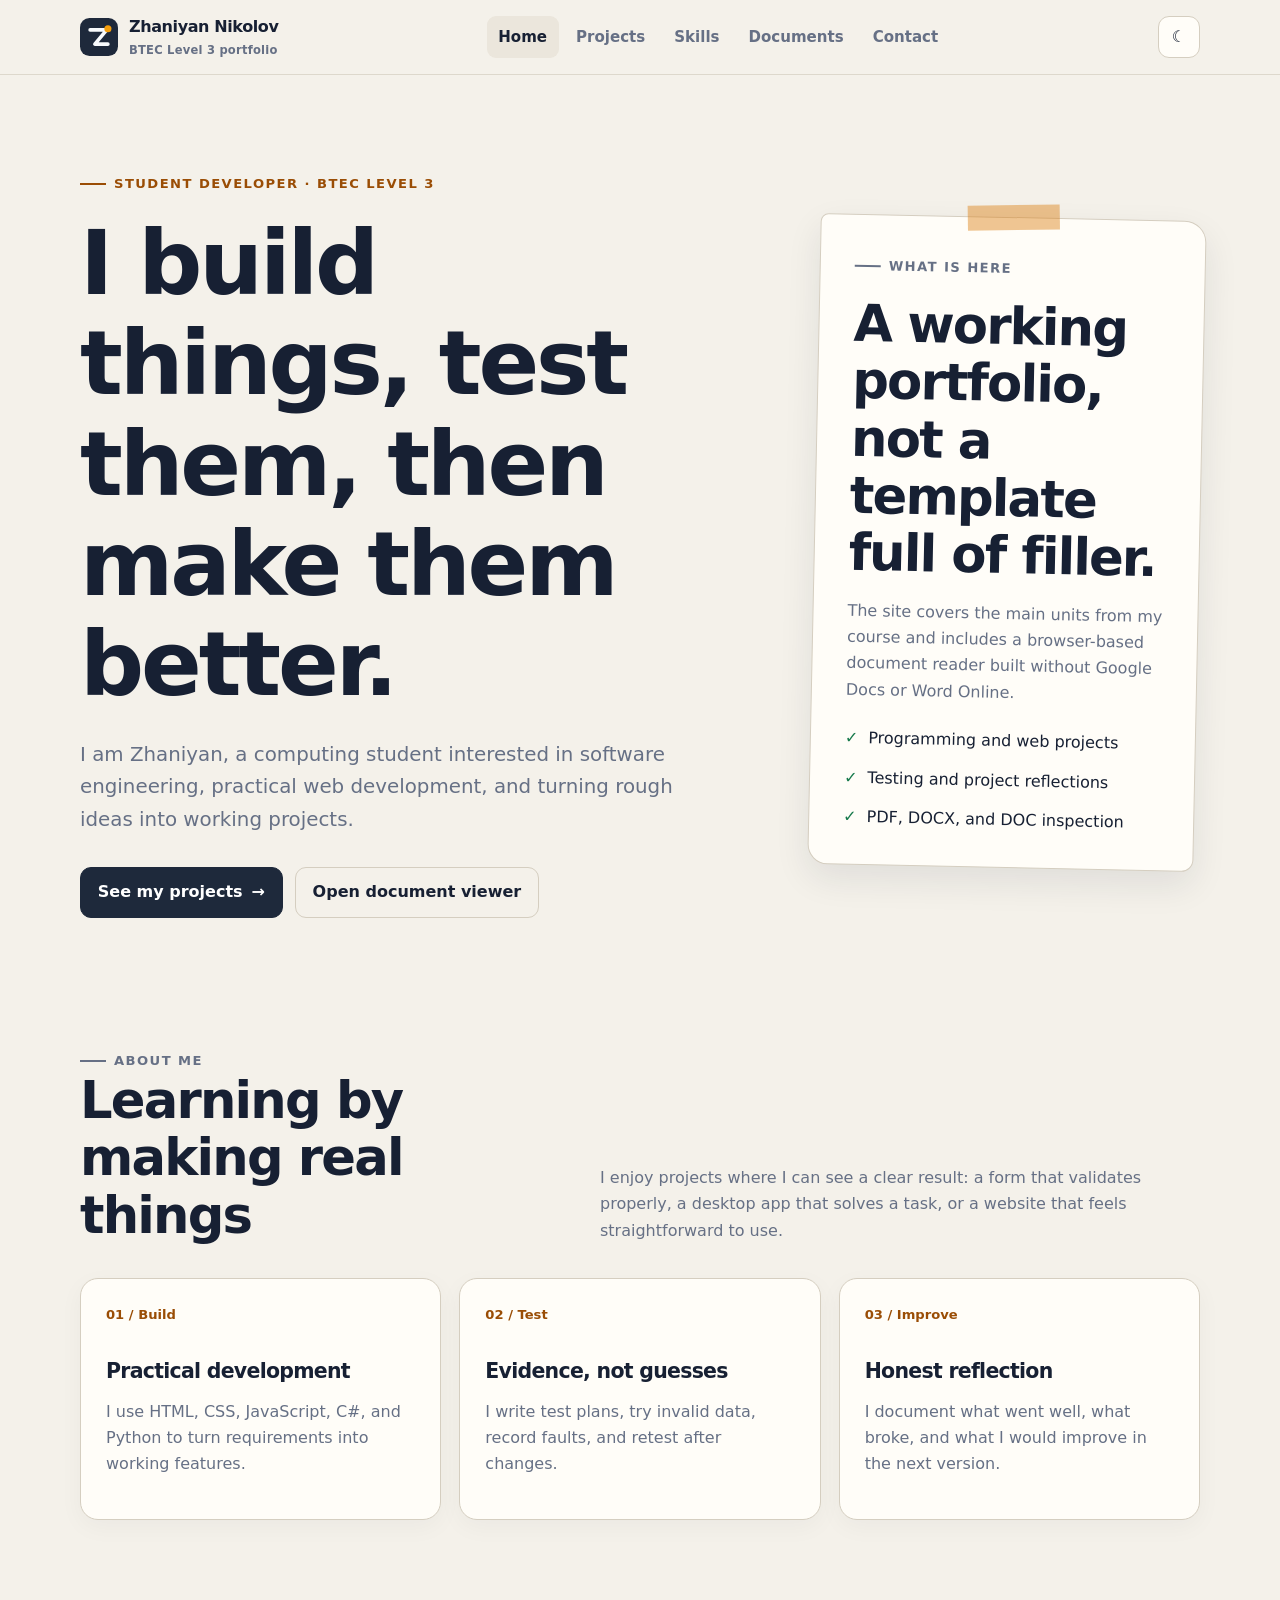
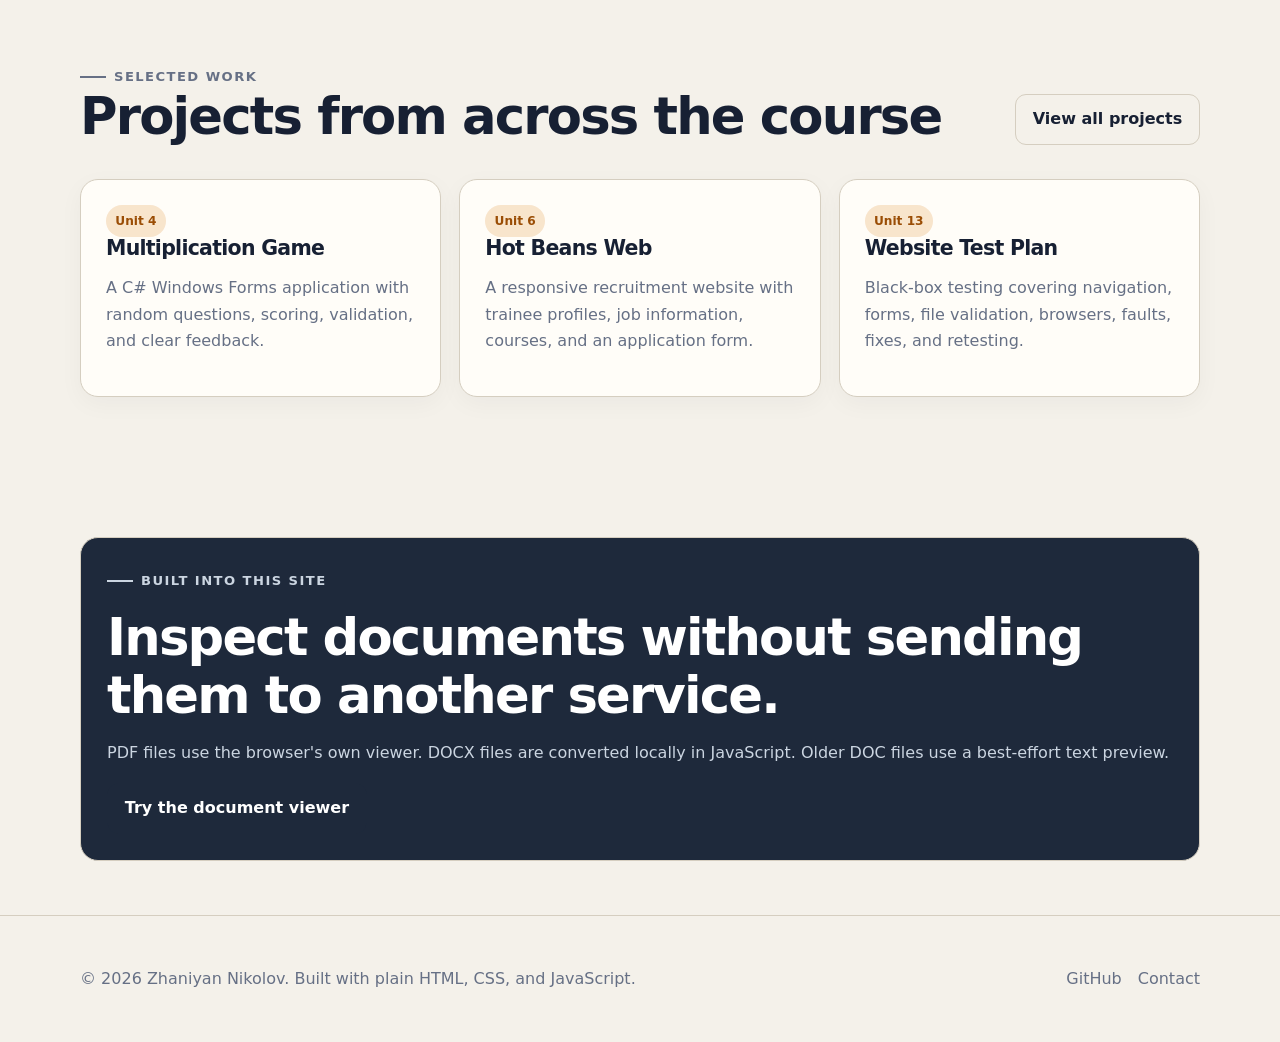
<file: index.html>
<!doctype html>
<html lang="en">
<head>
  <meta charset="utf-8">
  <meta name="viewport" content="width=device-width, initial-scale=1">
  <meta name="description" content="Zhaniyan Nikolov's BTEC Level 3 computing portfolio, projects, skills, and local document viewer.">
  <title>Zhaniyan Nikolov | Computing Portfolio</title>
  <link rel="icon" href="assets/img/logo.svg" type="image/svg+xml">
  <link rel="stylesheet" href="assets/css/styles.css">
  <script>document.documentElement.dataset.theme=localStorage.getItem('portfolio-theme')||'';</script>
</head>
<body>
  <a class="skip-link" href="#main">Skip to content</a>
  <header class="site-header">
    <div class="nav-wrap">
      <a class="brand" href="index.html">
        <img src="assets/img/logo.svg" alt="">
        <span>Zhaniyan Nikolov<small>BTEC Level 3 portfolio</small></span>
      </a>
      <nav class="nav-links" data-nav aria-label="Main navigation">
        <a href="index.html" aria-current="page">Home</a>
        <a href="projects.html">Projects</a>
        <a href="skills.html">Skills</a>
        <a href="documents.html">Documents</a>
        <a href="contact.html">Contact</a>
      </nav>
      <div class="header-actions">
        <button class="icon-button" type="button" data-theme-toggle aria-label="Change theme">☾</button>
        <button class="menu-button" type="button" data-menu-toggle aria-label="Open menu" aria-expanded="false">☰</button>
      </div>
    </div>
  </header>

  <main id="main">
    <section class="hero">
      <div class="container hero-grid">
        <div>
          <p class="eyebrow">Student developer · BTEC Level 3</p>
          <h1>I build things, test them, then make them better.</h1>
          <p class="lead">I am Zhaniyan, a computing student interested in software engineering, practical web development, and turning rough ideas into working projects.</p>
          <div class="hero-actions">
            <a class="button" href="projects.html">See my projects <span aria-hidden="true">→</span></a>
            <a class="button secondary" href="documents.html">Open document viewer</a>
          </div>
        </div>
        <aside class="note-card" aria-label="Portfolio summary">
          <p class="eyebrow">What is here</p>
          <h2>A working portfolio, not a template full of filler.</h2>
          <p>The site covers the main units from my course and includes a browser-based document reader built without Google Docs or Word Online.</p>
          <ul class="quick-list">
            <li>Programming and web projects</li>
            <li>Testing and project reflections</li>
            <li>PDF, DOCX, and DOC inspection</li>
          </ul>
        </aside>
      </div>
    </section>

    <section class="section compact">
      <div class="container">
        <div class="section-heading">
          <div>
            <p class="eyebrow">About me</p>
            <h2>Learning by making real things</h2>
          </div>
          <p>I enjoy projects where I can see a clear result: a form that validates properly, a desktop app that solves a task, or a website that feels straightforward to use.</p>
        </div>
        <div class="grid-3">
          <article class="card">
            <span class="card-number">01 / Build</span>
            <h3>Practical development</h3>
            <p>I use HTML, CSS, JavaScript, C#, and Python to turn requirements into working features.</p>
          </article>
          <article class="card">
            <span class="card-number">02 / Test</span>
            <h3>Evidence, not guesses</h3>
            <p>I write test plans, try invalid data, record faults, and retest after changes.</p>
          </article>
          <article class="card">
            <span class="card-number">03 / Improve</span>
            <h3>Honest reflection</h3>
            <p>I document what went well, what broke, and what I would improve in the next version.</p>
          </article>
        </div>
      </div>
    </section>

    <section class="section">
      <div class="container">
        <div class="section-heading">
          <div>
            <p class="eyebrow">Selected work</p>
            <h2>Projects from across the course</h2>
          </div>
          <a class="button secondary" href="projects.html">View all projects</a>
        </div>
        <div class="grid-3">
          <article class="card">
            <span class="unit-tag">Unit 4</span>
            <h3>Multiplication Game</h3>
            <p>A C# Windows Forms application with random questions, scoring, validation, and clear feedback.</p>
          </article>
          <article class="card">
            <span class="unit-tag">Unit 6</span>
            <h3>Hot Beans Web</h3>
            <p>A responsive recruitment website with trainee profiles, job information, courses, and an application form.</p>
          </article>
          <article class="card">
            <span class="unit-tag">Unit 13</span>
            <h3>Website Test Plan</h3>
            <p>Black-box testing covering navigation, forms, file validation, browsers, faults, fixes, and retesting.</p>
          </article>
        </div>
      </div>
    </section>

    <section class="section compact">
      <div class="container callout">
        <p class="eyebrow">Built into this site</p>
        <h2>Inspect documents without sending them to another service.</h2>
        <p>PDF files use the browser's own viewer. DOCX files are converted locally in JavaScript. Older DOC files use a best-effort text preview.</p>
        <a class="button" href="documents.html">Try the document viewer</a>
      </div>
    </section>
  </main>

  <footer class="site-footer">
    <div class="container footer-grid">
      <p>© <span data-year></span> Zhaniyan Nikolov. Built with plain HTML, CSS, and JavaScript.</p>
      <div class="footer-links">
        <a href="https://github.com/StefchoToqgata" target="_blank" rel="noreferrer">GitHub</a>
        <a href="contact.html">Contact</a>
      </div>
    </div>
  </footer>
  <div class="toast" data-toast role="status" aria-live="polite"></div>
  <script src="assets/js/main.js"></script>
</body>
</html>
</file>
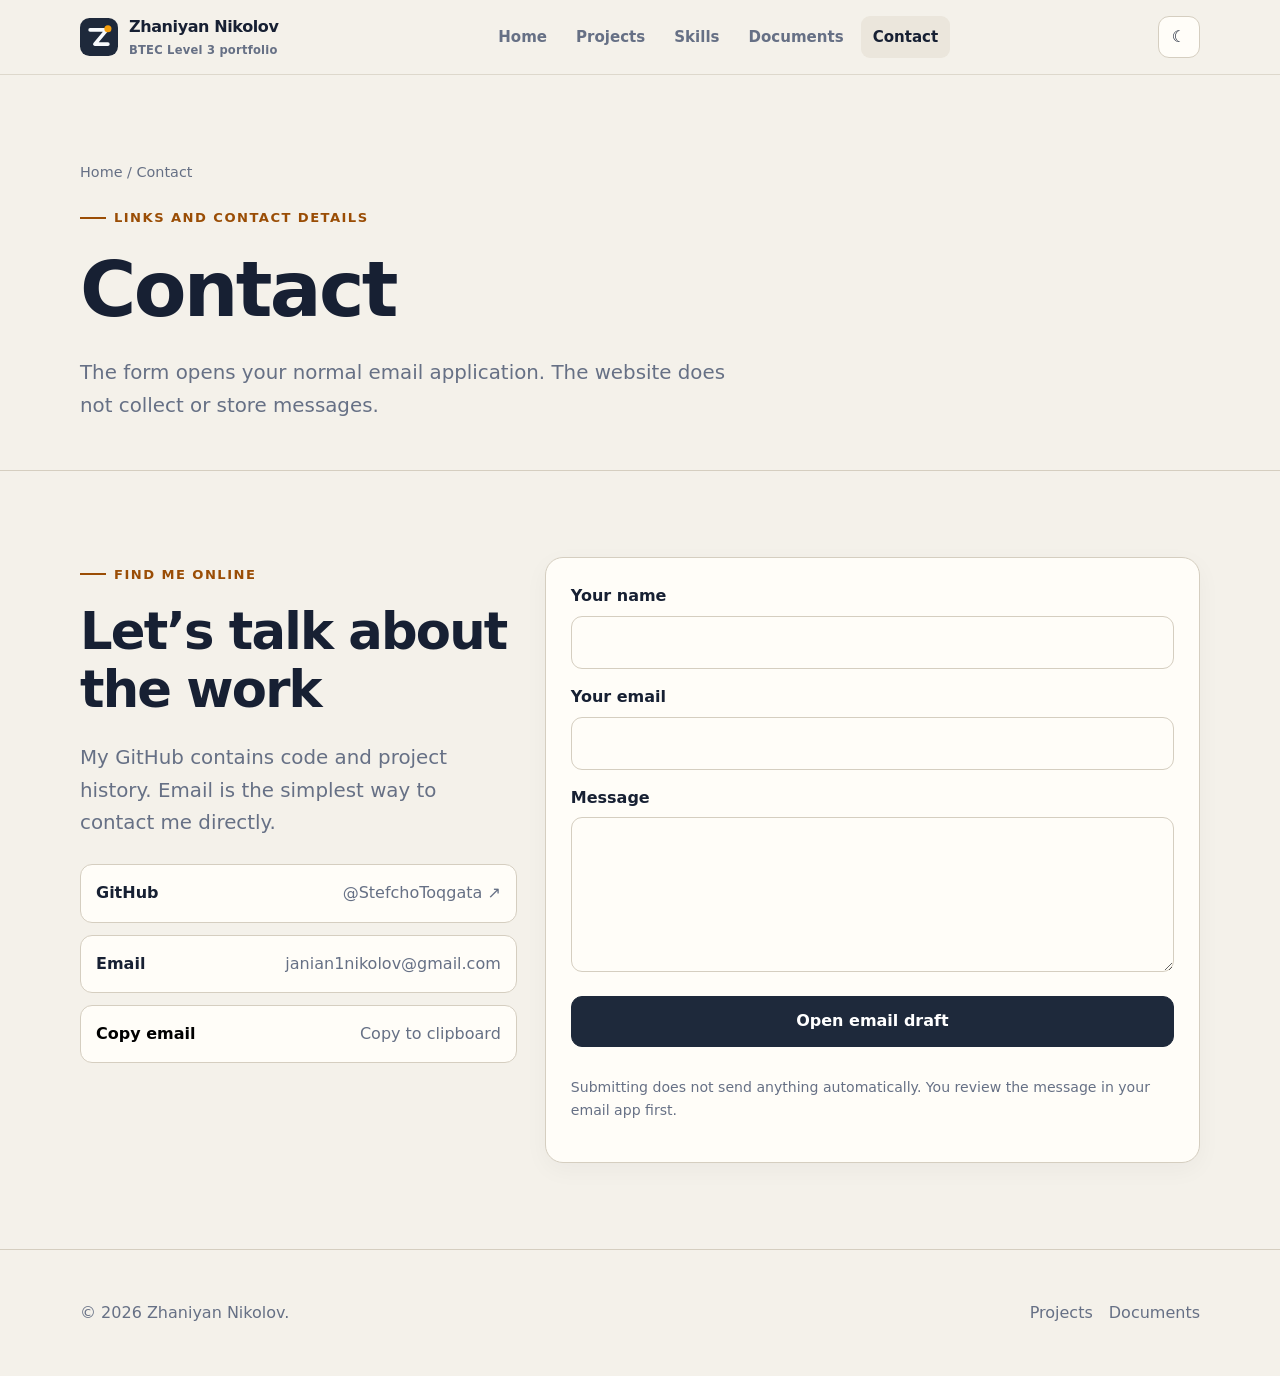
<file: contact.html>
<!doctype html>
<html lang="en">
<head>
  <meta charset="utf-8"><meta name="viewport" content="width=device-width, initial-scale=1">
  <meta name="description" content="Contact and GitHub links for Zhaniyan Nikolov's computing portfolio.">
  <title>Contact | Zhaniyan Nikolov</title>
  <link rel="icon" href="assets/img/logo.svg" type="image/svg+xml"><link rel="stylesheet" href="assets/css/styles.css">
  <script>document.documentElement.dataset.theme=localStorage.getItem('portfolio-theme')||'';</script>
</head>
<body>
  <a class="skip-link" href="#main">Skip to content</a>
  <header class="site-header"><div class="nav-wrap"><a class="brand" href="index.html"><img src="assets/img/logo.svg" alt=""><span>Zhaniyan Nikolov<small>BTEC Level 3 portfolio</small></span></a><nav class="nav-links" data-nav aria-label="Main navigation"><a href="index.html">Home</a><a href="projects.html">Projects</a><a href="skills.html">Skills</a><a href="documents.html">Documents</a><a href="contact.html" aria-current="page">Contact</a></nav><div class="header-actions"><button class="icon-button" type="button" data-theme-toggle aria-label="Change theme">☾</button><button class="menu-button" type="button" data-menu-toggle aria-label="Open menu" aria-expanded="false">☰</button></div></div></header>
  <main id="main">
    <section class="page-hero"><div class="container"><p class="breadcrumb">Home / Contact</p><p class="eyebrow">Links and contact details</p><h1>Contact</h1><p class="lead">The form opens your normal email application. The website does not collect or store messages.</p></div></section>
    <section class="section"><div class="container contact-layout">
      <div>
        <p class="eyebrow">Find me online</p><h2>Let’s talk about the work</h2><p class="lead">My GitHub contains code and project history. Email is the simplest way to contact me directly.</p>
        <div class="contact-list">
          <a class="contact-link" href="https://github.com/StefchoToqgata" target="_blank" rel="noreferrer"><strong>GitHub</strong><span>@StefchoToqgata ↗</span></a>
          <a class="contact-link" href="mailto:janian1nikolov@gmail.com"><strong>Email</strong><span>janian1nikolov@gmail.com</span></a>
          <button class="contact-link" type="button" data-copy="janian1nikolov@gmail.com"><strong>Copy email</strong><span>Copy to clipboard</span></button>
        </div>
      </div>
      <form class="card form-grid" data-contact-form>
        <div class="field"><label for="name">Your name</label><input id="name" name="name" autocomplete="name" required></div>
        <div class="field"><label for="email">Your email</label><input id="email" name="email" type="email" autocomplete="email" required></div>
        <div class="field"><label for="message">Message</label><textarea id="message" name="message" required></textarea></div>
        <button class="button" type="submit">Open email draft</button>
        <p class="form-note">Submitting does not send anything automatically. You review the message in your email app first.</p>
      </form>
    </div></section>
  </main>
  <footer class="site-footer"><div class="container footer-grid"><p>© <span data-year></span> Zhaniyan Nikolov.</p><div class="footer-links"><a href="projects.html">Projects</a><a href="documents.html">Documents</a></div></div></footer>
  <div class="toast" data-toast role="status" aria-live="polite"></div><script src="assets/js/main.js"></script><script src="assets/js/contact.js"></script>
</body>
</html>
</file>
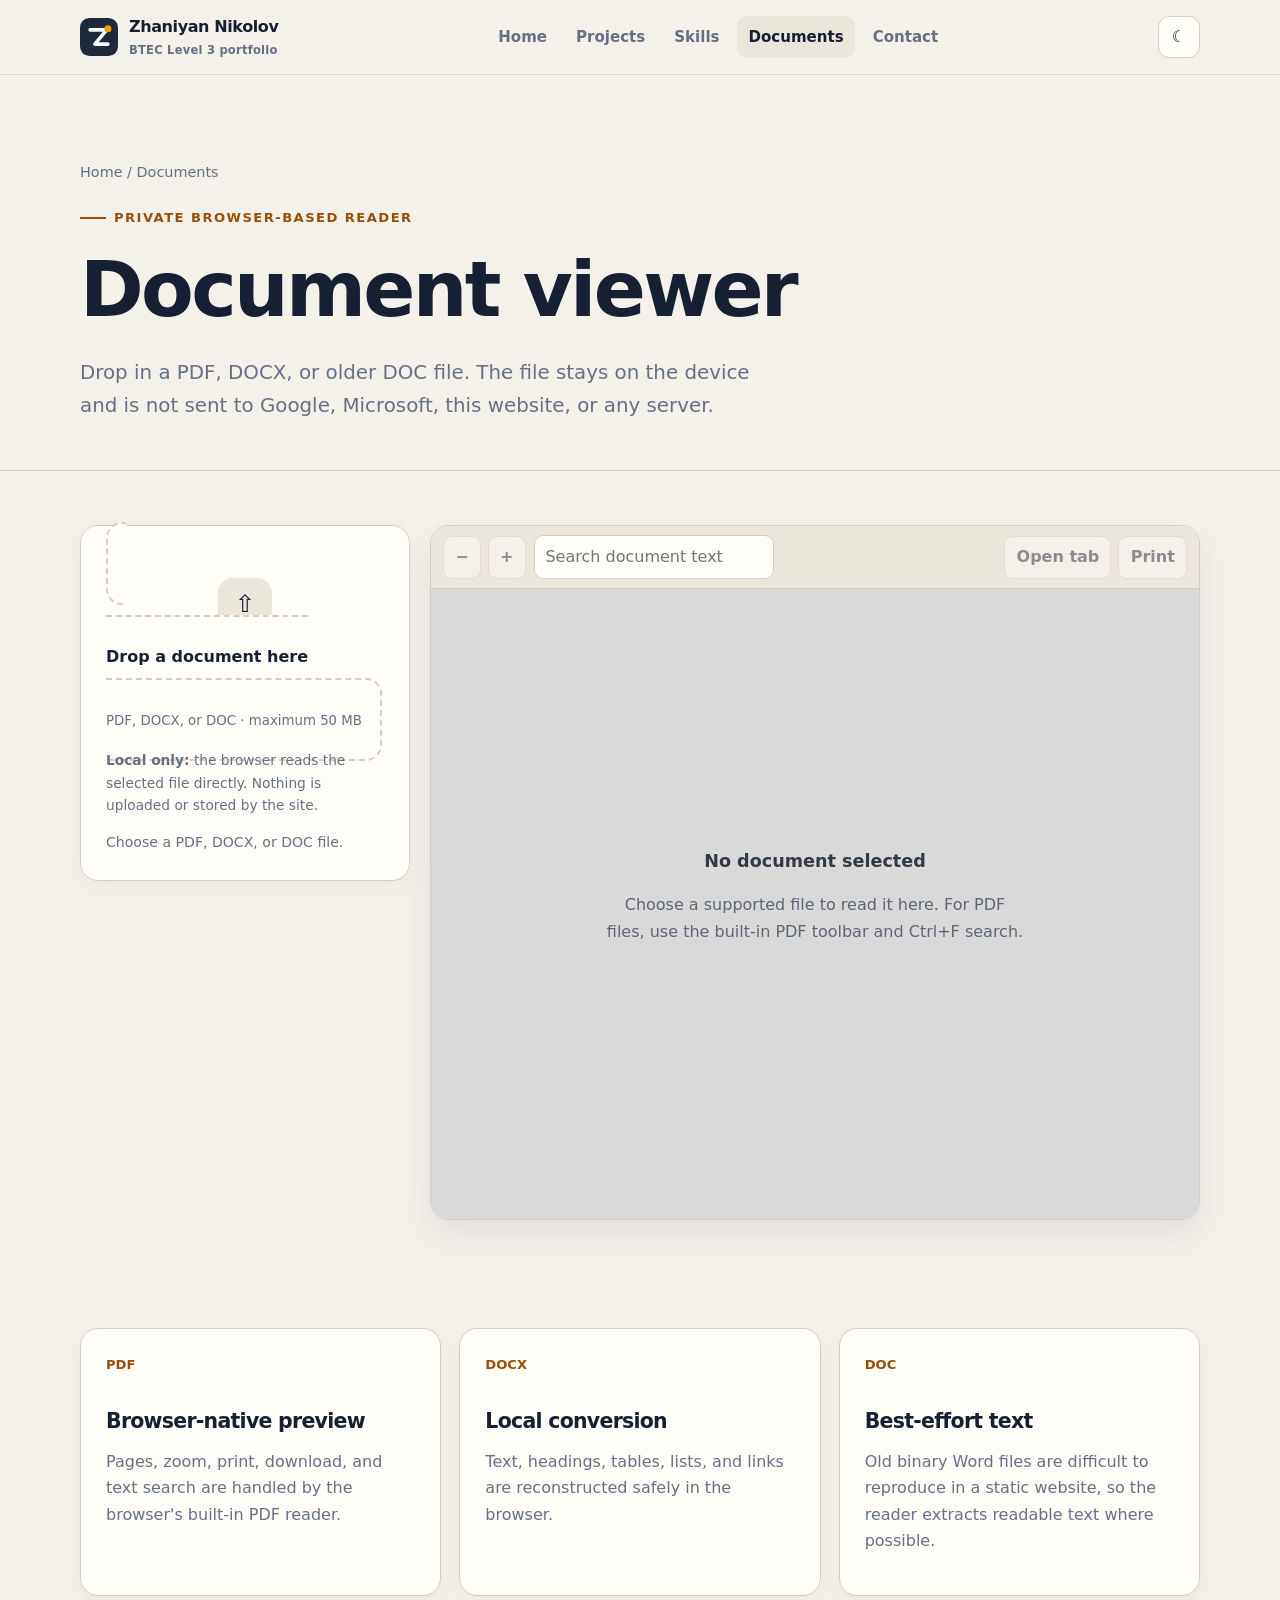
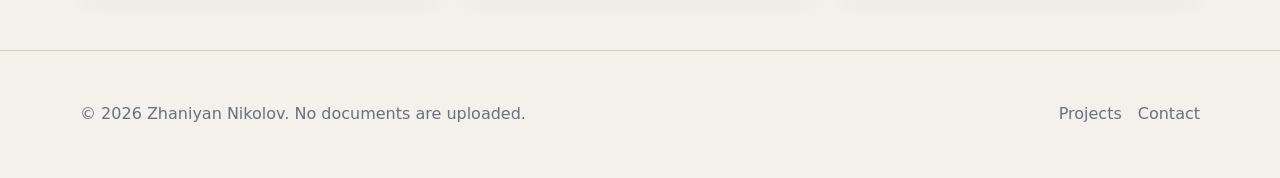
<file: documents.html>
<!doctype html>
<html lang="en">
<head>
  <meta charset="utf-8"><meta name="viewport" content="width=device-width, initial-scale=1">
  <meta name="description" content="Read and inspect PDF, DOCX, and DOC files locally in the browser without Google Docs or Word Online.">
  <title>Document Viewer | Zhaniyan Nikolov</title>
  <link rel="icon" href="assets/img/logo.svg" type="image/svg+xml"><link rel="stylesheet" href="assets/css/styles.css">
  <script>document.documentElement.dataset.theme=localStorage.getItem('portfolio-theme')||'';</script>
</head>
<body>
  <a class="skip-link" href="#main">Skip to content</a>
  <header class="site-header"><div class="nav-wrap"><a class="brand" href="index.html"><img src="assets/img/logo.svg" alt=""><span>Zhaniyan Nikolov<small>BTEC Level 3 portfolio</small></span></a><nav class="nav-links" data-nav aria-label="Main navigation"><a href="index.html">Home</a><a href="projects.html">Projects</a><a href="skills.html">Skills</a><a href="documents.html" aria-current="page">Documents</a><a href="contact.html">Contact</a></nav><div class="header-actions"><button class="icon-button" type="button" data-theme-toggle aria-label="Change theme">☾</button><button class="menu-button" type="button" data-menu-toggle aria-label="Open menu" aria-expanded="false">☰</button></div></div></header>
  <main id="main">
    <section class="page-hero"><div class="container"><p class="breadcrumb">Home / Documents</p><p class="eyebrow">Private browser-based reader</p><h1>Document viewer</h1><p class="lead">Drop in a PDF, DOCX, or older DOC file. The file stays on the device and is not sent to Google, Microsoft, this website, or any server.</p></div></section>
    <section class="section compact"><div class="container viewer-layout">
      <aside class="upload-panel card">
        <label id="dropZone" class="drop-zone" for="documentFile" role="button" tabindex="0">
          <span class="drop-icon" aria-hidden="true">⇧</span><strong>Drop a document here</strong><p>or click to choose a file</p><small>PDF, DOCX, or DOC · maximum 50 MB</small>
        </label>
        <input class="file-input" id="documentFile" type="file" accept=".pdf,.docx,.doc,application/pdf,application/vnd.openxmlformats-officedocument.wordprocessingml.document,application/msword">
        <p class="privacy-note"><strong>Local only:</strong> the browser reads the selected file directly. Nothing is uploaded or stored by the site.</p>
        <div class="file-meta" id="fileMeta"><h3>Selected file</h3><div class="meta-list">
          <div class="meta-item"><span>Name</span><span id="fileName">—</span></div><div class="meta-item"><span>Format</span><span id="fileType">—</span></div><div class="meta-item"><span>Size</span><span id="fileSize">—</span></div><div class="meta-item"><span>Modified</span><span id="fileDate">—</span></div>
        </div><button class="button small danger" id="clearFile" type="button">Remove file</button></div>
        <p class="status-message" id="statusMessage" role="status" aria-live="polite"></p>
      </aside>
      <section class="viewer-shell" aria-label="Document preview">
        <div class="viewer-toolbar">
          <div class="toolbar-group"><button class="tool-button" id="zoomOut" type="button" title="Zoom out">−</button><button class="tool-button" id="zoomIn" type="button" title="Zoom in">+</button></div>
          <div class="toolbar-group"><label class="sr-only" for="documentSearch">Search document text</label><input class="search-box" id="documentSearch" type="search" placeholder="Search document text"><span class="search-count" id="searchCount" aria-live="polite"></span></div>
          <div class="toolbar-group push"><button class="tool-button" id="openDocument" type="button">Open tab</button><button class="tool-button" id="printDocument" type="button">Print</button></div>
        </div>
        <p class="viewer-warning hidden" id="warningBar"></p>
        <div class="viewer-stage" id="viewerStage">
          <div class="empty-viewer" id="emptyViewer"><div class="empty-viewer-inner"><strong>No document selected</strong><p>Choose a supported file to read it here. For PDF files, use the built-in PDF toolbar and Ctrl+F search.</p></div></div>
          <iframe class="pdf-frame" id="pdfFrame" title="PDF document preview"></iframe>
          <div class="document-canvas" id="documentCanvas"><article class="document-page" id="documentPage"></article></div>
        </div>
      </section>
    </div></section>
    <section class="section compact"><div class="container grid-3">
      <article class="card"><span class="card-number">PDF</span><h3>Browser-native preview</h3><p>Pages, zoom, print, download, and text search are handled by the browser's built-in PDF reader.</p></article>
      <article class="card"><span class="card-number">DOCX</span><h3>Local conversion</h3><p>Text, headings, tables, lists, and links are reconstructed safely in the browser.</p></article>
      <article class="card"><span class="card-number">DOC</span><h3>Best-effort text</h3><p>Old binary Word files are difficult to reproduce in a static website, so the reader extracts readable text where possible.</p></article>
    </div></section>
  </main>
  <footer class="site-footer"><div class="container footer-grid"><p>© <span data-year></span> Zhaniyan Nikolov. No documents are uploaded.</p><div class="footer-links"><a href="projects.html">Projects</a><a href="contact.html">Contact</a></div></div></footer>
  <div class="toast" data-toast role="status" aria-live="polite"></div>
  <script src="assets/js/main.js"></script><script src="assets/js/document-viewer.js"></script>
</body>
</html>
</file>
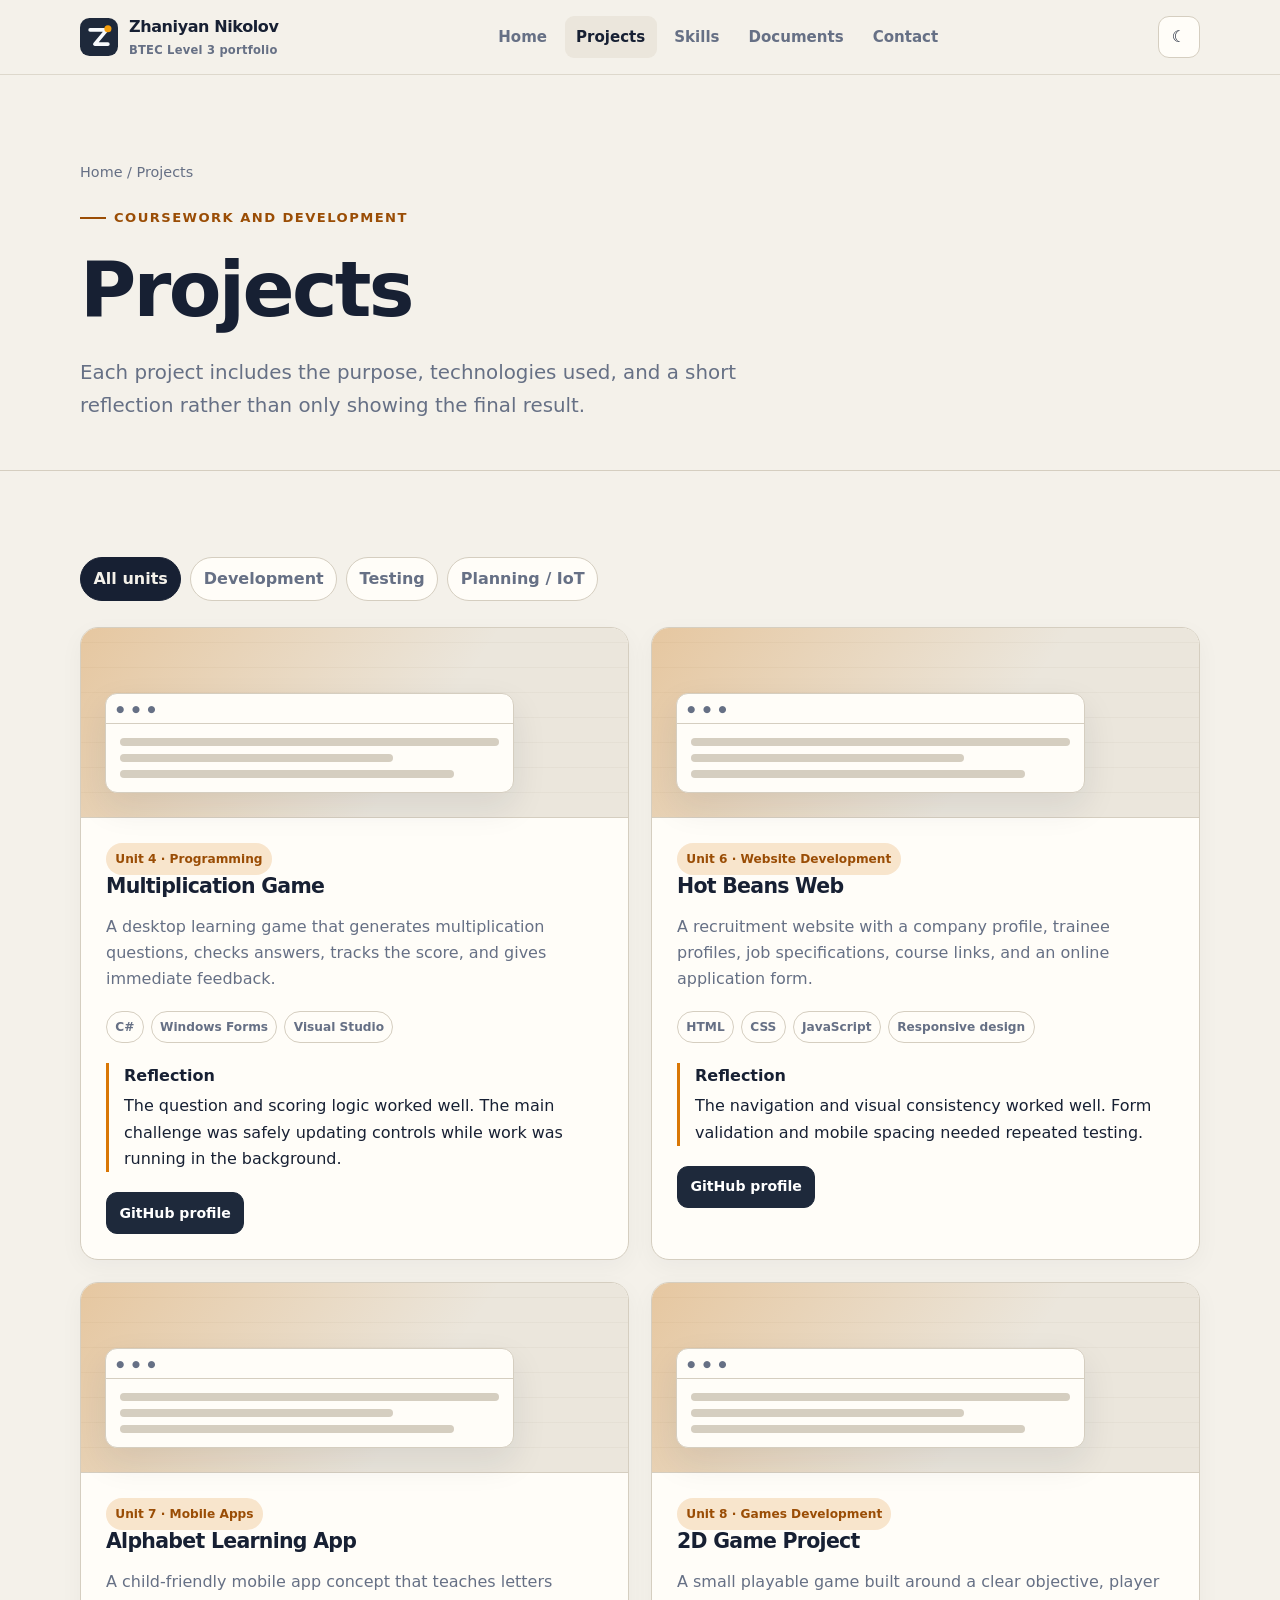
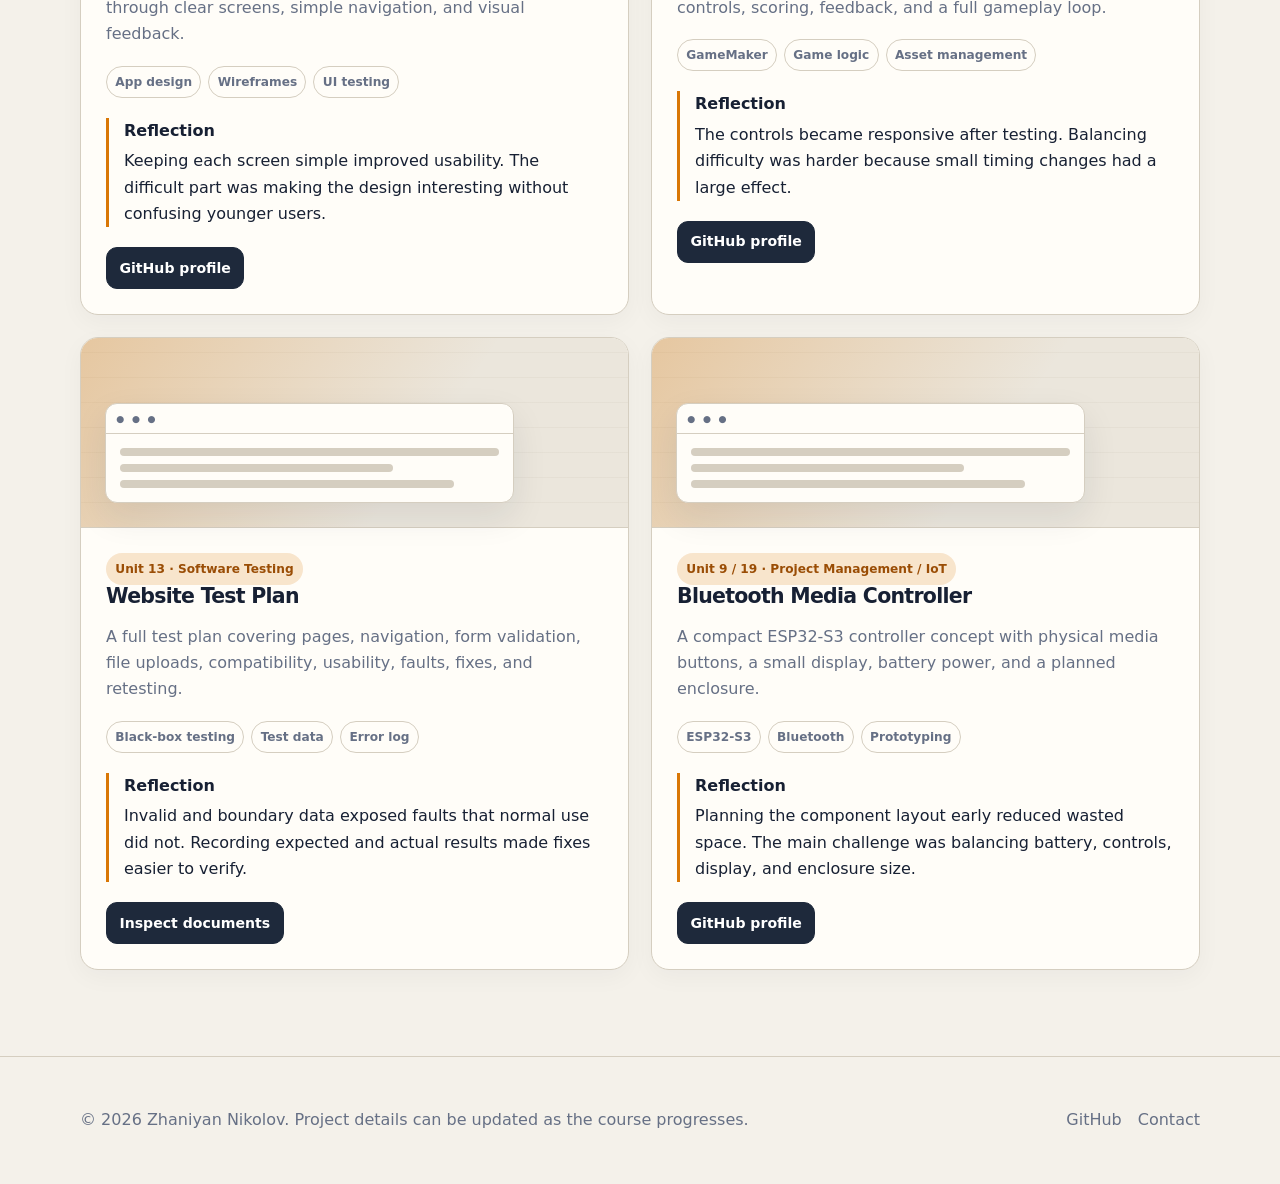
<file: projects.html>
<!doctype html>
<html lang="en">
<head>
  <meta charset="utf-8"><meta name="viewport" content="width=device-width, initial-scale=1">
  <meta name="description" content="Course projects completed by Zhaniyan Nikolov across programming, web, mobile, games, testing, and IoT units.">
  <title>Projects | Zhaniyan Nikolov</title>
  <link rel="icon" href="assets/img/logo.svg" type="image/svg+xml"><link rel="stylesheet" href="assets/css/styles.css">
  <script>document.documentElement.dataset.theme=localStorage.getItem('portfolio-theme')||'';</script>
</head>
<body>
  <a class="skip-link" href="#main">Skip to content</a>
  <header class="site-header"><div class="nav-wrap"><a class="brand" href="index.html"><img src="assets/img/logo.svg" alt=""><span>Zhaniyan Nikolov<small>BTEC Level 3 portfolio</small></span></a><nav class="nav-links" data-nav aria-label="Main navigation"><a href="index.html">Home</a><a href="projects.html" aria-current="page">Projects</a><a href="skills.html">Skills</a><a href="documents.html">Documents</a><a href="contact.html">Contact</a></nav><div class="header-actions"><button class="icon-button" type="button" data-theme-toggle aria-label="Change theme">☾</button><button class="menu-button" type="button" data-menu-toggle aria-label="Open menu" aria-expanded="false">☰</button></div></div></header>
  <main id="main">
    <section class="page-hero"><div class="container"><p class="breadcrumb">Home / Projects</p><p class="eyebrow">Coursework and development</p><h1>Projects</h1><p class="lead">Each project includes the purpose, technologies used, and a short reflection rather than only showing the final result.</p></div></section>
    <section class="section"><div class="container">
      <div class="project-toolbar" aria-label="Filter projects"><button class="filter-button active" type="button" data-filter="all">All units</button><button class="filter-button" type="button" data-filter="development">Development</button><button class="filter-button" type="button" data-filter="testing">Testing</button><button class="filter-button" type="button" data-filter="planning">Planning / IoT</button></div>
      <div class="projects-grid">
        <article class="card project-card" data-category="development"><div class="project-preview"><div class="preview-window"><div class="preview-lines"><span></span><span></span><span></span></div></div></div><div class="project-body"><span class="unit-tag">Unit 4 · Programming</span><h3>Multiplication Game</h3><p>A desktop learning game that generates multiplication questions, checks answers, tracks the score, and gives immediate feedback.</p><div class="tech-list"><span class="tech-tag">C#</span><span class="tech-tag">Windows Forms</span><span class="tech-tag">Visual Studio</span></div><div class="reflection"><strong>Reflection</strong>The question and scoring logic worked well. The main challenge was safely updating controls while work was running in the background.</div><div class="project-links"><a class="button small" href="https://github.com/StefchoToqgata" target="_blank" rel="noreferrer">GitHub profile</a></div></div></article>
        <article class="card project-card" data-category="development"><div class="project-preview"><div class="preview-window"><div class="preview-lines"><span></span><span></span><span></span></div></div></div><div class="project-body"><span class="unit-tag">Unit 6 · Website Development</span><h3>Hot Beans Web</h3><p>A recruitment website with a company profile, trainee profiles, job specifications, course links, and an online application form.</p><div class="tech-list"><span class="tech-tag">HTML</span><span class="tech-tag">CSS</span><span class="tech-tag">JavaScript</span><span class="tech-tag">Responsive design</span></div><div class="reflection"><strong>Reflection</strong>The navigation and visual consistency worked well. Form validation and mobile spacing needed repeated testing.</div><div class="project-links"><a class="button small" href="https://github.com/StefchoToqgata" target="_blank" rel="noreferrer">GitHub profile</a></div></div></article>
        <article class="card project-card" data-category="development"><div class="project-preview"><div class="preview-window"><div class="preview-lines"><span></span><span></span><span></span></div></div></div><div class="project-body"><span class="unit-tag">Unit 7 · Mobile Apps</span><h3>Alphabet Learning App</h3><p>A child-friendly mobile app concept that teaches letters through clear screens, simple navigation, and visual feedback.</p><div class="tech-list"><span class="tech-tag">App design</span><span class="tech-tag">Wireframes</span><span class="tech-tag">UI testing</span></div><div class="reflection"><strong>Reflection</strong>Keeping each screen simple improved usability. The difficult part was making the design interesting without confusing younger users.</div><div class="project-links"><a class="button small" href="https://github.com/StefchoToqgata" target="_blank" rel="noreferrer">GitHub profile</a></div></div></article>
        <article class="card project-card" data-category="development"><div class="project-preview"><div class="preview-window"><div class="preview-lines"><span></span><span></span><span></span></div></div></div><div class="project-body"><span class="unit-tag">Unit 8 · Games Development</span><h3>2D Game Project</h3><p>A small playable game built around a clear objective, player controls, scoring, feedback, and a full gameplay loop.</p><div class="tech-list"><span class="tech-tag">GameMaker</span><span class="tech-tag">Game logic</span><span class="tech-tag">Asset management</span></div><div class="reflection"><strong>Reflection</strong>The controls became responsive after testing. Balancing difficulty was harder because small timing changes had a large effect.</div><div class="project-links"><a class="button small" href="https://github.com/StefchoToqgata" target="_blank" rel="noreferrer">GitHub profile</a></div></div></article>
        <article class="card project-card" data-category="testing"><div class="project-preview"><div class="preview-window"><div class="preview-lines"><span></span><span></span><span></span></div></div></div><div class="project-body"><span class="unit-tag">Unit 13 · Software Testing</span><h3>Website Test Plan</h3><p>A full test plan covering pages, navigation, form validation, file uploads, compatibility, usability, faults, fixes, and retesting.</p><div class="tech-list"><span class="tech-tag">Black-box testing</span><span class="tech-tag">Test data</span><span class="tech-tag">Error log</span></div><div class="reflection"><strong>Reflection</strong>Invalid and boundary data exposed faults that normal use did not. Recording expected and actual results made fixes easier to verify.</div><div class="project-links"><a class="button small" href="documents.html">Inspect documents</a></div></div></article>
        <article class="card project-card" data-category="planning"><div class="project-preview"><div class="preview-window"><div class="preview-lines"><span></span><span></span><span></span></div></div></div><div class="project-body"><span class="unit-tag">Unit 9 / 19 · Project Management / IoT</span><h3>Bluetooth Media Controller</h3><p>A compact ESP32-S3 controller concept with physical media buttons, a small display, battery power, and a planned enclosure.</p><div class="tech-list"><span class="tech-tag">ESP32-S3</span><span class="tech-tag">Bluetooth</span><span class="tech-tag">Prototyping</span></div><div class="reflection"><strong>Reflection</strong>Planning the component layout early reduced wasted space. The main challenge was balancing battery, controls, display, and enclosure size.</div><div class="project-links"><a class="button small" href="https://github.com/StefchoToqgata" target="_blank" rel="noreferrer">GitHub profile</a></div></div></article>
      </div>
    </div></section>
  </main>
  <footer class="site-footer"><div class="container footer-grid"><p>© <span data-year></span> Zhaniyan Nikolov. Project details can be updated as the course progresses.</p><div class="footer-links"><a href="https://github.com/StefchoToqgata" target="_blank" rel="noreferrer">GitHub</a><a href="contact.html">Contact</a></div></div></footer>
  <div class="toast" data-toast role="status" aria-live="polite"></div><script src="assets/js/main.js"></script><script src="assets/js/projects.js"></script>
</body>
</html>
</file>
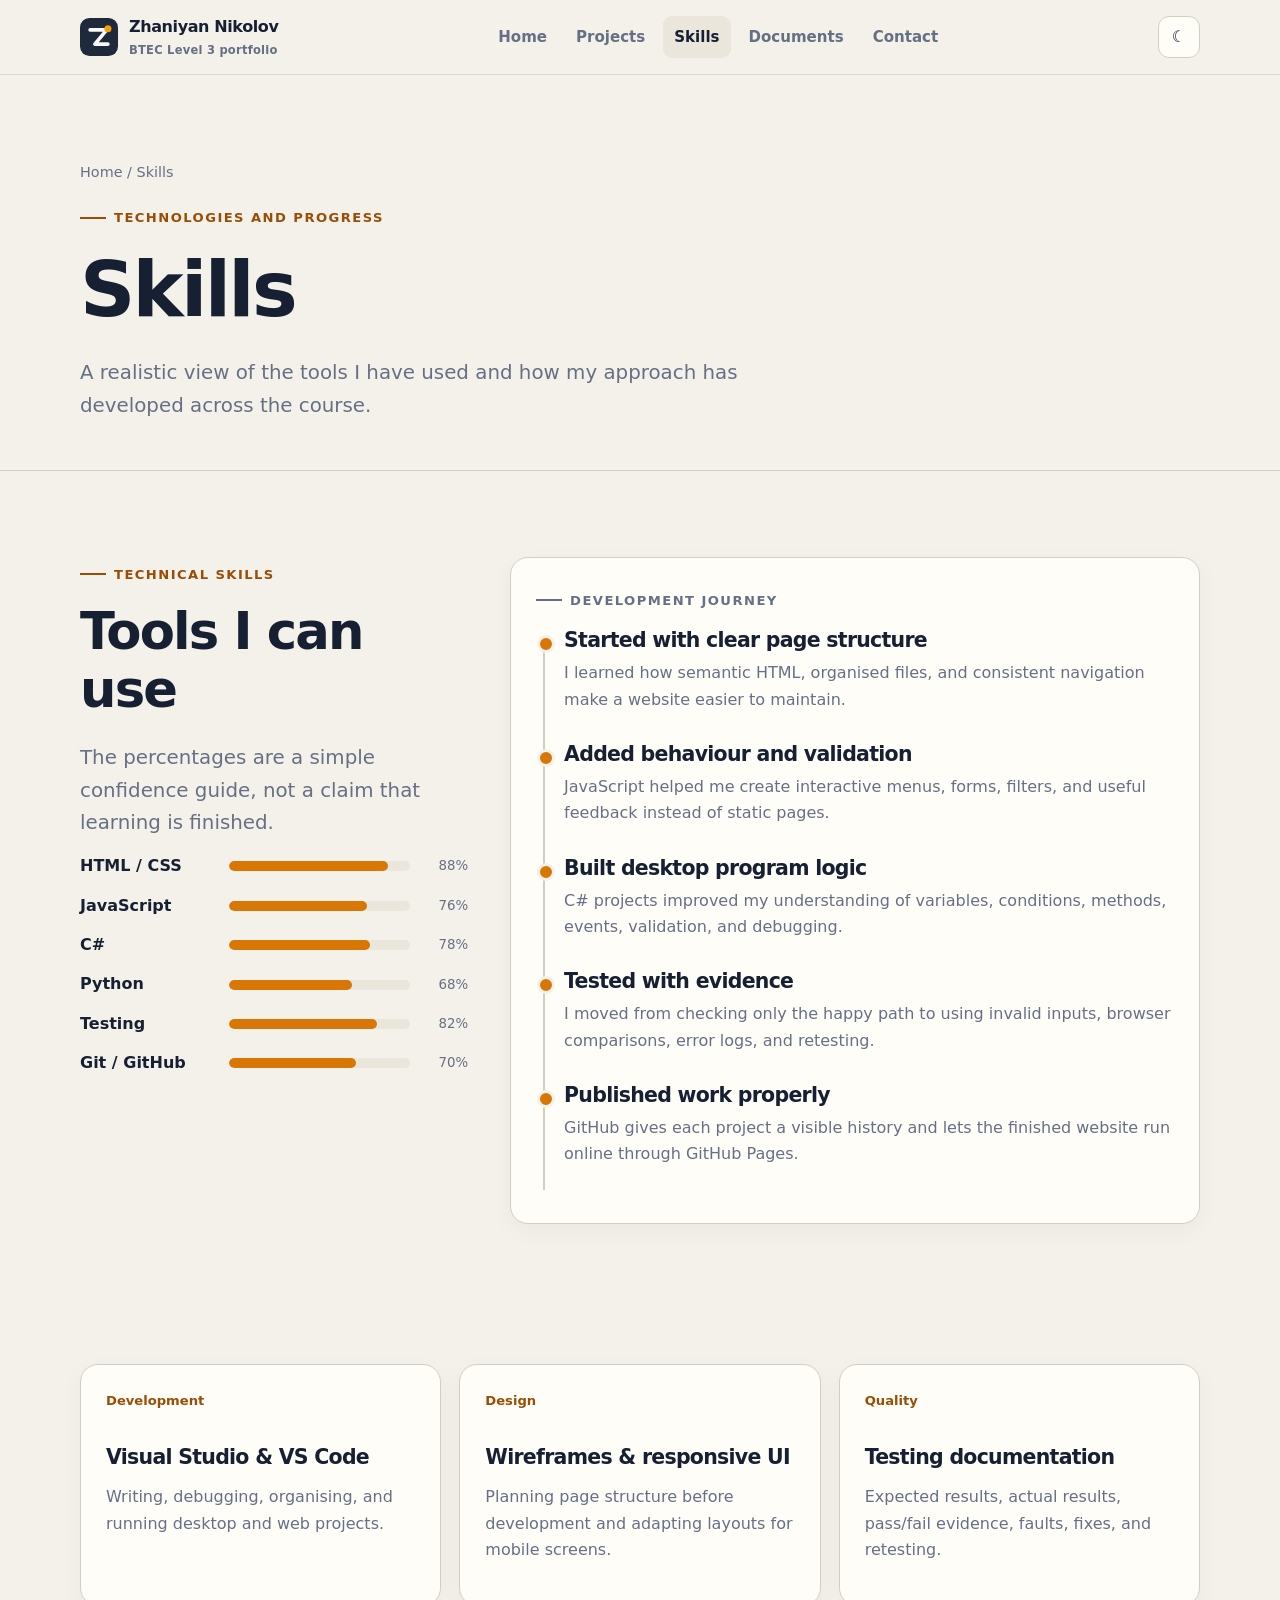
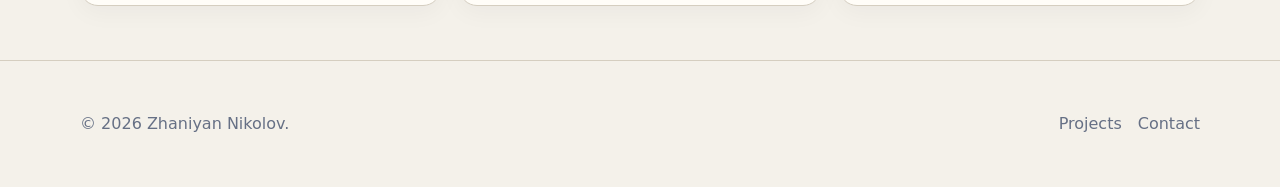
<file: skills.html>
<!doctype html>
<html lang="en">
<head>
  <meta charset="utf-8"><meta name="viewport" content="width=device-width, initial-scale=1">
  <meta name="description" content="Programming languages, tools, technical skills, and development journey of Zhaniyan Nikolov.">
  <title>Skills | Zhaniyan Nikolov</title>
  <link rel="icon" href="assets/img/logo.svg" type="image/svg+xml"><link rel="stylesheet" href="assets/css/styles.css">
  <script>document.documentElement.dataset.theme=localStorage.getItem('portfolio-theme')||'';</script>
</head>
<body>
  <a class="skip-link" href="#main">Skip to content</a>
  <header class="site-header"><div class="nav-wrap"><a class="brand" href="index.html"><img src="assets/img/logo.svg" alt=""><span>Zhaniyan Nikolov<small>BTEC Level 3 portfolio</small></span></a><nav class="nav-links" data-nav aria-label="Main navigation"><a href="index.html">Home</a><a href="projects.html">Projects</a><a href="skills.html" aria-current="page">Skills</a><a href="documents.html">Documents</a><a href="contact.html">Contact</a></nav><div class="header-actions"><button class="icon-button" type="button" data-theme-toggle aria-label="Change theme">☾</button><button class="menu-button" type="button" data-menu-toggle aria-label="Open menu" aria-expanded="false">☰</button></div></div></header>
  <main id="main">
    <section class="page-hero"><div class="container"><p class="breadcrumb">Home / Skills</p><p class="eyebrow">Technologies and progress</p><h1>Skills</h1><p class="lead">A realistic view of the tools I have used and how my approach has developed across the course.</p></div></section>
    <section class="section"><div class="container skills-layout">
      <div>
        <p class="eyebrow">Technical skills</p><h2>Tools I can use</h2><p class="lead">The percentages are a simple confidence guide, not a claim that learning is finished.</p>
        <div class="skill-group">
          <div class="skill-row"><span>HTML / CSS</span><div class="skill-bar"><i style="--level:88%"></i></div><small>88%</small></div>
          <div class="skill-row"><span>JavaScript</span><div class="skill-bar"><i style="--level:76%"></i></div><small>76%</small></div>
          <div class="skill-row"><span>C#</span><div class="skill-bar"><i style="--level:78%"></i></div><small>78%</small></div>
          <div class="skill-row"><span>Python</span><div class="skill-bar"><i style="--level:68%"></i></div><small>68%</small></div>
          <div class="skill-row"><span>Testing</span><div class="skill-bar"><i style="--level:82%"></i></div><small>82%</small></div>
          <div class="skill-row"><span>Git / GitHub</span><div class="skill-bar"><i style="--level:70%"></i></div><small>70%</small></div>
        </div>
      </div>
      <div class="card">
        <p class="eyebrow">Development journey</p>
        <div class="timeline">
          <article class="timeline-item"><h3>Started with clear page structure</h3><p>I learned how semantic HTML, organised files, and consistent navigation make a website easier to maintain.</p></article>
          <article class="timeline-item"><h3>Added behaviour and validation</h3><p>JavaScript helped me create interactive menus, forms, filters, and useful feedback instead of static pages.</p></article>
          <article class="timeline-item"><h3>Built desktop program logic</h3><p>C# projects improved my understanding of variables, conditions, methods, events, validation, and debugging.</p></article>
          <article class="timeline-item"><h3>Tested with evidence</h3><p>I moved from checking only the happy path to using invalid inputs, browser comparisons, error logs, and retesting.</p></article>
          <article class="timeline-item"><h3>Published work properly</h3><p>GitHub gives each project a visible history and lets the finished website run online through GitHub Pages.</p></article>
        </div>
      </div>
    </div></section>
    <section class="section compact"><div class="container grid-3">
      <article class="card"><span class="card-number">Development</span><h3>Visual Studio & VS Code</h3><p>Writing, debugging, organising, and running desktop and web projects.</p></article>
      <article class="card"><span class="card-number">Design</span><h3>Wireframes & responsive UI</h3><p>Planning page structure before development and adapting layouts for mobile screens.</p></article>
      <article class="card"><span class="card-number">Quality</span><h3>Testing documentation</h3><p>Expected results, actual results, pass/fail evidence, faults, fixes, and retesting.</p></article>
    </div></section>
  </main>
  <footer class="site-footer"><div class="container footer-grid"><p>© <span data-year></span> Zhaniyan Nikolov.</p><div class="footer-links"><a href="projects.html">Projects</a><a href="contact.html">Contact</a></div></div></footer>
  <div class="toast" data-toast role="status" aria-live="polite"></div><script src="assets/js/main.js"></script>
</body>
</html>
</file>
<file: assets/css/styles.css>
:root {
  --bg: #f4f1ea;
  --surface: #fffdf8;
  --surface-2: #ebe6dc;
  --text: #172033;
  --muted: #667085;
  --line: #d5cec0;
  --accent: #d97706;
  --accent-strong: #9a4d05;
  --navy: #1e293b;
  --success: #16794b;
  --danger: #b42318;
  --shadow: 0 14px 35px rgba(23, 32, 51, 0.09);
  --radius: 18px;
  color-scheme: light;
}

[data-theme="dark"] {
  --bg: #111827;
  --surface: #172033;
  --surface-2: #202b3d;
  --text: #f5f1e8;
  --muted: #b7c0cf;
  --line: #344054;
  --accent: #f4a340;
  --accent-strong: #ffc46f;
  --navy: #0b1220;
  --success: #5bd39a;
  --danger: #ff8a80;
  --shadow: 0 18px 45px rgba(0, 0, 0, 0.24);
  color-scheme: dark;
}

* { box-sizing: border-box; }
html { scroll-behavior: smooth; }
body {
  margin: 0;
  min-height: 100vh;
  background: var(--bg);
  color: var(--text);
  font-family: Inter, ui-sans-serif, system-ui, -apple-system, BlinkMacSystemFont, "Segoe UI", sans-serif;
  line-height: 1.65;
  text-rendering: optimizeLegibility;
}
button, input, textarea { font: inherit; }
a { color: inherit; }
img { max-width: 100%; display: block; }

.skip-link {
  position: fixed;
  top: 10px;
  left: 10px;
  z-index: 100;
  transform: translateY(-150%);
  padding: .65rem 1rem;
  border-radius: 10px;
  background: var(--text);
  color: var(--bg);
}
.skip-link:focus { transform: translateY(0); }

.site-header {
  position: sticky;
  top: 0;
  z-index: 50;
  border-bottom: 1px solid color-mix(in srgb, var(--line) 72%, transparent);
  background: color-mix(in srgb, var(--bg) 88%, transparent);
  backdrop-filter: blur(14px);
}
.nav-wrap {
  width: min(1120px, calc(100% - 32px));
  min-height: 74px;
  margin: 0 auto;
  display: flex;
  align-items: center;
  justify-content: space-between;
  gap: 20px;
}
.brand {
  display: inline-flex;
  align-items: center;
  gap: 11px;
  text-decoration: none;
  font-weight: 800;
  letter-spacing: -.025em;
}
.brand img { width: 38px; height: 38px; }
.brand small { display: block; color: var(--muted); font-size: .72rem; font-weight: 600; letter-spacing: .02em; }
.nav-links { display: flex; align-items: center; gap: 6px; }
.nav-links a {
  padding: .55rem .72rem;
  border-radius: 9px;
  text-decoration: none;
  color: var(--muted);
  font-size: .94rem;
  font-weight: 650;
}
.nav-links a:hover, .nav-links a[aria-current="page"] { color: var(--text); background: var(--surface-2); }
.header-actions { display: flex; gap: 8px; align-items: center; }
.icon-button, .menu-button {
  border: 1px solid var(--line);
  background: var(--surface);
  color: var(--text);
  width: 42px;
  height: 42px;
  border-radius: 11px;
  cursor: pointer;
}
.menu-button { display: none; }

main { overflow: clip; }
.container { width: min(1120px, calc(100% - 32px)); margin: 0 auto; }
.section { padding: 86px 0; }
.section.compact { padding: 54px 0; }

.hero { padding: 92px 0 72px; }
.hero-grid { display: grid; grid-template-columns: 1.25fr .75fr; gap: clamp(36px, 7vw, 92px); align-items: center; }
.eyebrow {
  display: inline-flex;
  align-items: center;
  gap: 8px;
  margin: 0 0 18px;
  color: var(--accent-strong);
  font-size: .82rem;
  font-weight: 800;
  letter-spacing: .11em;
  text-transform: uppercase;
}
.eyebrow::before { content: ""; width: 26px; height: 2px; background: currentColor; }
h1, h2, h3 { line-height: 1.12; letter-spacing: -.035em; }
h1 { margin: 0; max-width: 760px; font-size: clamp(2.7rem, 7vw, 6rem); }
h2 { margin: 0; font-size: clamp(2rem, 4vw, 3.4rem); }
h3 { margin: 0; font-size: 1.28rem; }
.lead { max-width: 680px; margin: 24px 0 0; color: var(--muted); font-size: clamp(1.05rem, 2vw, 1.24rem); }
.hero-actions { display: flex; flex-wrap: wrap; gap: 12px; margin-top: 30px; }
.button {
  display: inline-flex;
  align-items: center;
  justify-content: center;
  gap: 9px;
  min-height: 46px;
  padding: .72rem 1.05rem;
  border: 1px solid var(--navy);
  border-radius: 11px;
  background: var(--navy);
  color: #fff;
  font-weight: 750;
  text-decoration: none;
  cursor: pointer;
}
.button:hover { transform: translateY(-1px); box-shadow: 0 8px 18px rgba(23,32,51,.12); }
.button.secondary { background: transparent; color: var(--text); border-color: var(--line); }
.button.small { min-height: 38px; padding: .52rem .78rem; font-size: .88rem; }
.button.danger { background: transparent; color: var(--danger); border-color: color-mix(in srgb, var(--danger) 45%, var(--line)); }

.note-card {
  position: relative;
  padding: 34px;
  border: 1px solid var(--line);
  border-radius: 8px 22px 12px 20px;
  background: var(--surface);
  box-shadow: var(--shadow);
  transform: rotate(1.2deg);
}
.note-card::before {
  content: "";
  position: absolute;
  width: 92px;
  height: 25px;
  top: -13px;
  left: 50%;
  transform: translateX(-50%) rotate(-2deg);
  background: color-mix(in srgb, var(--accent) 42%, transparent);
}
.note-card p { color: var(--muted); }
.quick-list { list-style: none; padding: 0; margin: 22px 0 0; display: grid; gap: 13px; }
.quick-list li { display: flex; gap: 10px; align-items: flex-start; }
.quick-list li::before { content: "✓"; color: var(--success); font-weight: 900; }

.section-heading { display: flex; justify-content: space-between; align-items: end; gap: 28px; margin-bottom: 34px; }
.section-heading p { max-width: 600px; margin: 0; color: var(--muted); }
.grid-3 { display: grid; grid-template-columns: repeat(3, 1fr); gap: 18px; }
.grid-2 { display: grid; grid-template-columns: repeat(2, 1fr); gap: 20px; }
.card {
  padding: 25px;
  border: 1px solid var(--line);
  border-radius: var(--radius);
  background: var(--surface);
  box-shadow: 0 7px 24px rgba(23, 32, 51, .04);
}
.card p { color: var(--muted); }
.card-number { display: block; margin-bottom: 34px; color: var(--accent-strong); font-weight: 800; font-size: .82rem; }

.page-hero { padding: 72px 0 48px; border-bottom: 1px solid var(--line); }
.page-hero h1 { font-size: clamp(2.6rem, 6vw, 5.1rem); }
.breadcrumb { color: var(--muted); font-size: .9rem; margin-bottom: 16px; }

.project-toolbar { display: flex; flex-wrap: wrap; gap: 9px; margin-bottom: 26px; }
.filter-button {
  border: 1px solid var(--line);
  border-radius: 999px;
  background: var(--surface);
  color: var(--muted);
  padding: .48rem .78rem;
  cursor: pointer;
  font-weight: 700;
}
.filter-button.active { background: var(--text); color: var(--bg); border-color: var(--text); }
.projects-grid { display: grid; grid-template-columns: repeat(2, 1fr); gap: 22px; }
.project-card { overflow: hidden; padding: 0; }
.project-preview {
  min-height: 190px;
  padding: 24px;
  display: flex;
  align-items: end;
  border-bottom: 1px solid var(--line);
  background:
    linear-gradient(125deg, color-mix(in srgb, var(--accent) 28%, transparent), transparent 62%),
    repeating-linear-gradient(0deg, transparent, transparent 24px, color-mix(in srgb, var(--line) 55%, transparent) 25px),
    var(--surface-2);
}
.preview-window { width: 82%; border: 1px solid var(--line); border-radius: 12px; background: var(--surface); box-shadow: var(--shadow); overflow: hidden; }
.preview-window::before { content: "●  ●  ●"; display: block; padding: 7px 10px; border-bottom: 1px solid var(--line); color: var(--muted); font-size: .58rem; letter-spacing: .25em; }
.preview-lines { padding: 14px; display: grid; gap: 8px; }
.preview-lines span { display: block; height: 8px; border-radius: 999px; background: var(--line); }
.preview-lines span:nth-child(2) { width: 72%; }
.preview-lines span:nth-child(3) { width: 88%; }
.project-body { padding: 25px; }
.project-topline { display: flex; justify-content: space-between; gap: 16px; align-items: start; }
.unit-tag, .tech-tag {
  display: inline-flex;
  align-items: center;
  border-radius: 999px;
  font-size: .76rem;
  font-weight: 800;
}
.unit-tag { padding: .36rem .58rem; background: color-mix(in srgb, var(--accent) 18%, transparent); color: var(--accent-strong); }
.tech-list { display: flex; flex-wrap: wrap; gap: 7px; margin: 18px 0; }
.tech-tag { padding: .31rem .52rem; border: 1px solid var(--line); color: var(--muted); }
.reflection { border-left: 3px solid var(--accent); padding-left: 15px; margin: 20px 0; }
.reflection strong { display: block; margin-bottom: 4px; }
.project-links { display: flex; flex-wrap: wrap; gap: 10px; }

.skills-layout { display: grid; grid-template-columns: .72fr 1.28fr; gap: 42px; }
.skill-group + .skill-group { margin-top: 28px; }
.skill-row { display: grid; grid-template-columns: 135px 1fr 44px; gap: 14px; align-items: center; margin: 13px 0; }
.skill-row span { font-weight: 700; }
.skill-bar { height: 10px; border-radius: 999px; background: var(--surface-2); overflow: hidden; }
.skill-bar i { display: block; height: 100%; width: var(--level); border-radius: inherit; background: var(--accent); }
.skill-row small { color: var(--muted); text-align: right; }
.timeline { position: relative; padding-left: 28px; }
.timeline::before { content: ""; position: absolute; left: 7px; top: 8px; bottom: 8px; width: 2px; background: var(--line); }
.timeline-item { position: relative; padding: 0 0 30px; }
.timeline-item::before { content: ""; position: absolute; left: -27px; top: 6px; width: 12px; height: 12px; border: 3px solid var(--bg); border-radius: 50%; background: var(--accent); }
.timeline-item p { margin: 8px 0 0; color: var(--muted); }

.viewer-layout { display: grid; grid-template-columns: 330px 1fr; gap: 20px; align-items: start; }
.upload-panel { position: sticky; top: 94px; }
.drop-zone {
  padding: 30px 18px;
  border: 2px dashed var(--line);
  border-radius: 16px;
  background: var(--surface);
  text-align: center;
  cursor: pointer;
  transition: border-color .2s ease, background .2s ease, transform .2s ease;
}
.drop-zone:hover, .drop-zone.dragover { border-color: var(--accent); background: color-mix(in srgb, var(--accent) 8%, var(--surface)); transform: translateY(-1px); }
.drop-icon { width: 54px; height: 54px; margin: 0 auto 12px; border-radius: 15px; display: grid; place-items: center; background: var(--surface-2); font-size: 1.5rem; }
.drop-zone p { margin: 5px 0; }
.drop-zone small { color: var(--muted); }
.file-input { position: absolute; width: 1px; height: 1px; opacity: 0; pointer-events: none; }
.privacy-note { margin: 16px 0 0; color: var(--muted); font-size: .86rem; }
.file-meta { display: none; margin-top: 18px; }
.file-meta.visible { display: block; }
.meta-list { display: grid; gap: 8px; margin: 14px 0; }
.meta-item { display: flex; justify-content: space-between; gap: 14px; font-size: .85rem; }
.meta-item span:first-child { color: var(--muted); }
.meta-item span:last-child { max-width: 175px; text-align: right; overflow-wrap: anywhere; font-weight: 700; }
.status-message { min-height: 24px; margin: 14px 0 0; font-size: .88rem; color: var(--muted); }
.status-message.error { color: var(--danger); }
.status-message.success { color: var(--success); }

.viewer-shell { min-height: 690px; border: 1px solid var(--line); border-radius: var(--radius); background: var(--surface); overflow: hidden; box-shadow: var(--shadow); }
.viewer-toolbar { min-height: 58px; padding: 9px 12px; border-bottom: 1px solid var(--line); display: flex; flex-wrap: wrap; align-items: center; gap: 8px; background: var(--surface-2); }
.toolbar-group { display: flex; gap: 7px; align-items: center; }
.toolbar-group.push { margin-left: auto; }
.tool-button { min-height: 38px; border: 1px solid var(--line); border-radius: 9px; background: var(--surface); color: var(--text); padding: .46rem .7rem; cursor: pointer; font-weight: 700; }
.tool-button:disabled { opacity: .45; cursor: not-allowed; }
.search-box { width: min(240px, 44vw); min-height: 38px; border: 1px solid var(--line); border-radius: 9px; background: var(--surface); color: var(--text); padding: .48rem .68rem; }
.search-count { color: var(--muted); font-size: .82rem; min-width: 58px; }
.viewer-stage { min-height: 630px; position: relative; background: #d9d9d9; }
.empty-viewer { min-height: 630px; display: grid; place-items: center; padding: 35px; text-align: center; color: #5d6675; }
.empty-viewer-inner { max-width: 420px; }
.empty-viewer strong { display: block; margin-bottom: 8px; color: #313947; font-size: 1.1rem; }
.pdf-frame { display: none; width: 100%; height: 76vh; min-height: 630px; border: 0; background: #fff; }
.document-canvas { display: none; padding: clamp(18px, 4vw, 46px); overflow: auto; transform-origin: top center; }
.document-page { width: min(820px, 100%); min-height: 980px; margin: 0 auto; padding: clamp(32px, 7vw, 76px); background: #fff; color: #20242c; box-shadow: 0 9px 32px rgba(0,0,0,.16); font-family: Georgia, "Times New Roman", serif; line-height: 1.55; overflow-wrap: anywhere; }
.document-page h1, .document-page h2, .document-page h3 { color: #111827; }
.document-page h1 { font-size: 2.15rem; }
.document-page h2 { font-size: 1.62rem; margin-top: 1.5em; }
.document-page p { margin: .75em 0; }
.document-page table { width: 100%; border-collapse: collapse; margin: 1rem 0; }
.document-page th, .document-page td { padding: 8px; border: 1px solid #c7cbd1; vertical-align: top; }
.document-page img { max-width: 100%; height: auto; margin: 1rem auto; }
.document-page mark { background: #ffe36d; color: #111; border-radius: 2px; }
.viewer-warning { margin: 0; padding: 10px 14px; border-bottom: 1px solid #f0c17a; background: #fff3d8; color: #70420b; font-size: .86rem; }

.contact-layout { display: grid; grid-template-columns: .8fr 1.2fr; gap: 28px; }
.contact-list { display: grid; gap: 12px; margin-top: 24px; }
.contact-link { display: flex; justify-content: space-between; gap: 15px; padding: 15px; border: 1px solid var(--line); border-radius: 12px; background: var(--surface); text-decoration: none; }
.contact-link span { color: var(--muted); }
.form-grid { display: grid; gap: 15px; }
.field label { display: block; margin-bottom: 6px; font-weight: 750; }
.field input, .field textarea { width: 100%; border: 1px solid var(--line); border-radius: 11px; background: var(--surface); color: var(--text); padding: .78rem .85rem; }
.field textarea { min-height: 155px; resize: vertical; }
.form-note { color: var(--muted); font-size: .88rem; }

.callout { padding: 26px; border: 1px solid var(--line); border-radius: var(--radius); background: var(--navy); color: #fff; }
.callout p { color: #cbd5e1; }
.site-footer { padding: 34px 0; border-top: 1px solid var(--line); color: var(--muted); }
.footer-grid { display: flex; justify-content: space-between; gap: 22px; align-items: center; }
.footer-links { display: flex; flex-wrap: wrap; gap: 16px; }
.footer-links a { text-decoration: none; }
.sr-only { position: absolute; width: 1px; height: 1px; padding: 0; margin: -1px; overflow: hidden; clip: rect(0,0,0,0); white-space: nowrap; border: 0; }
.hidden { display: none !important; }
.toast { position: fixed; right: 18px; bottom: 18px; z-index: 90; padding: 12px 15px; border-radius: 10px; background: var(--text); color: var(--bg); box-shadow: var(--shadow); opacity: 0; transform: translateY(14px); pointer-events: none; transition: .2s ease; }
.toast.show { opacity: 1; transform: translateY(0); }

@media (max-width: 900px) {
  .hero-grid, .skills-layout, .viewer-layout, .contact-layout { grid-template-columns: 1fr; }
  .grid-3 { grid-template-columns: repeat(2, 1fr); }
  .upload-panel { position: static; }
  .projects-grid { grid-template-columns: 1fr; }
  .note-card { max-width: 560px; }
}

@media (max-width: 720px) {
  .menu-button { display: inline-grid; place-items: center; }
  .nav-links {
    position: absolute;
    top: 74px;
    left: 16px;
    right: 16px;
    display: none;
    padding: 10px;
    border: 1px solid var(--line);
    border-radius: 14px;
    background: var(--surface);
    box-shadow: var(--shadow);
  }
  .nav-links.open { display: grid; }
  .nav-links a { padding: .72rem .8rem; }
  .brand small { display: none; }
  .section { padding: 62px 0; }
  .hero { padding: 64px 0 54px; }
  .section-heading { align-items: start; flex-direction: column; }
  .grid-3, .grid-2 { grid-template-columns: 1fr; }
  .footer-grid { align-items: flex-start; flex-direction: column; }
  .viewer-toolbar { align-items: stretch; }
  .toolbar-group, .toolbar-group.push { width: 100%; margin-left: 0; }
  .search-box { flex: 1; width: auto; }
  .document-page { min-height: 760px; }
  .skill-row { grid-template-columns: 105px 1fr 38px; }
}

@media print {
  .site-header, .site-footer, .viewer-toolbar, .upload-panel, .page-hero { display: none !important; }
  body, .viewer-stage, .document-canvas { background: #fff !important; }
  .viewer-layout { display: block; }
  .viewer-shell { border: 0; box-shadow: none; }
  .document-page { width: 100%; max-width: none; min-height: auto; padding: 0; box-shadow: none; }
}
</file>
